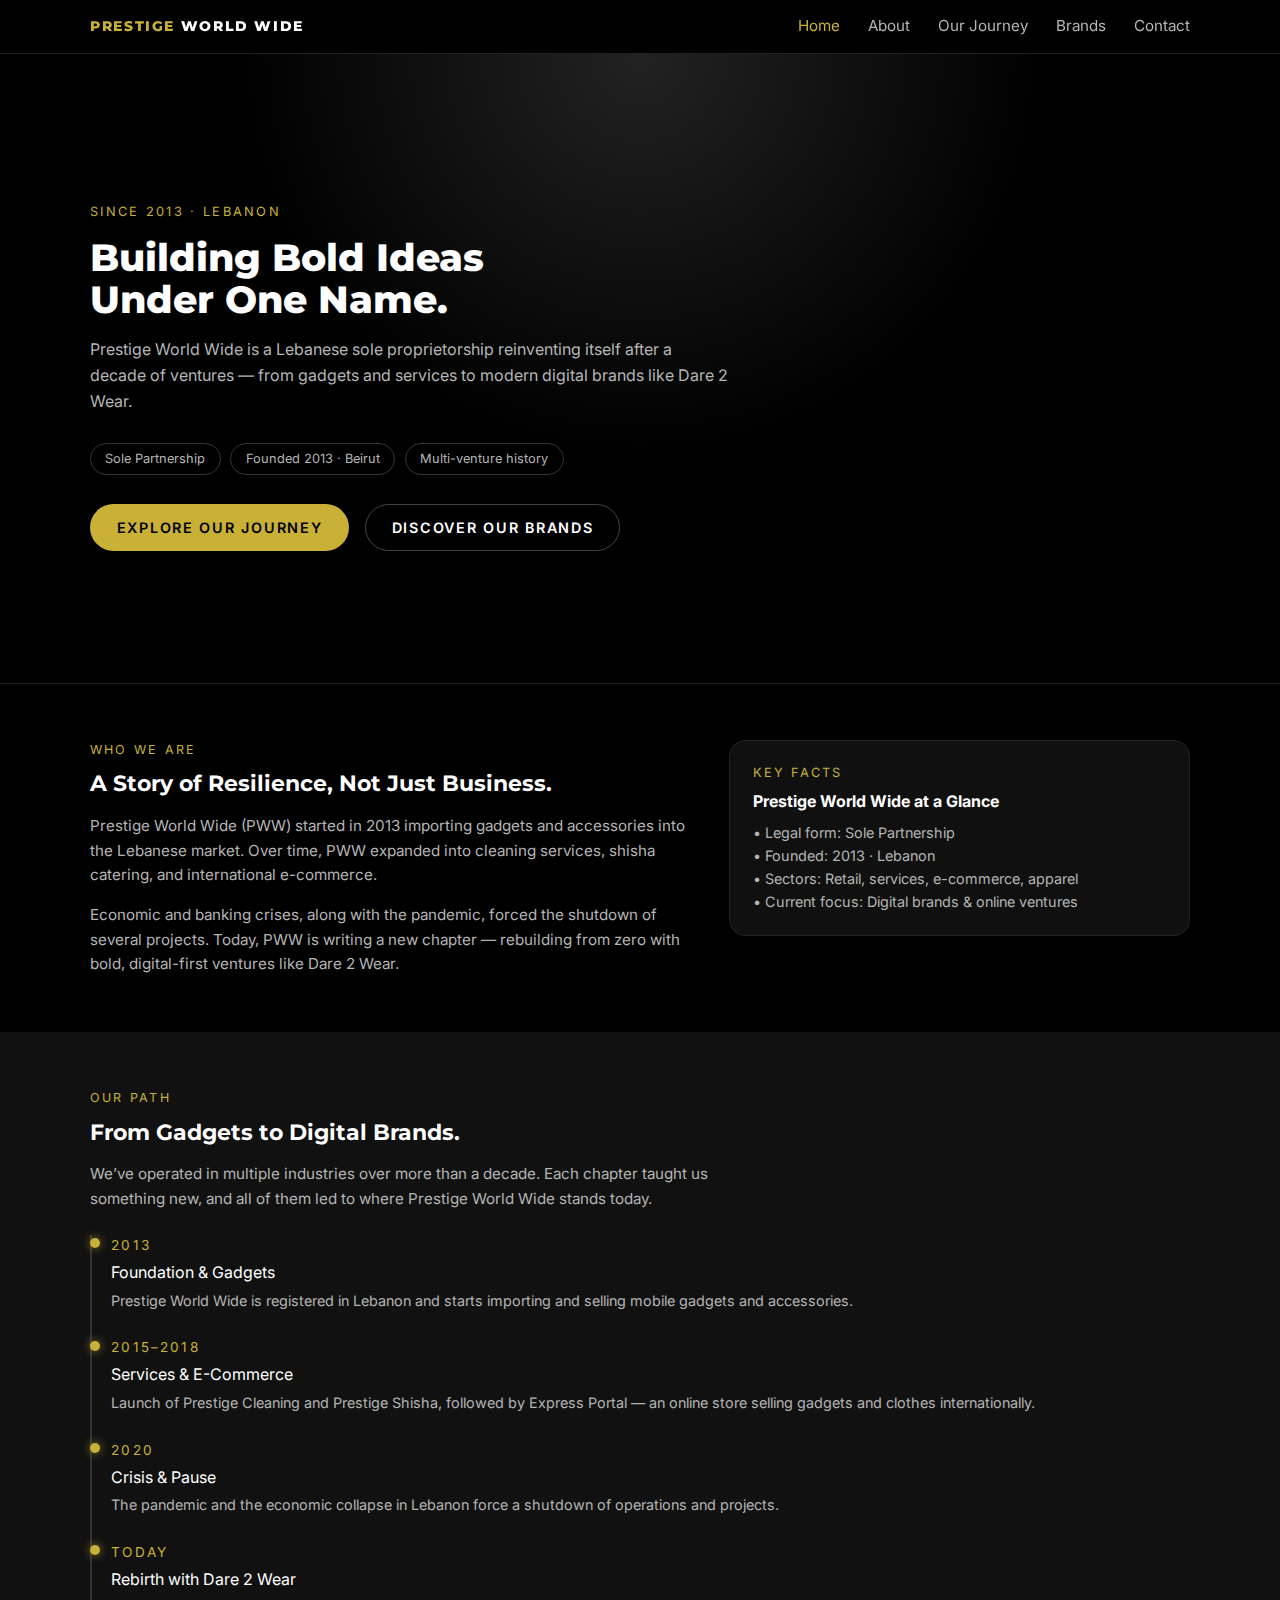
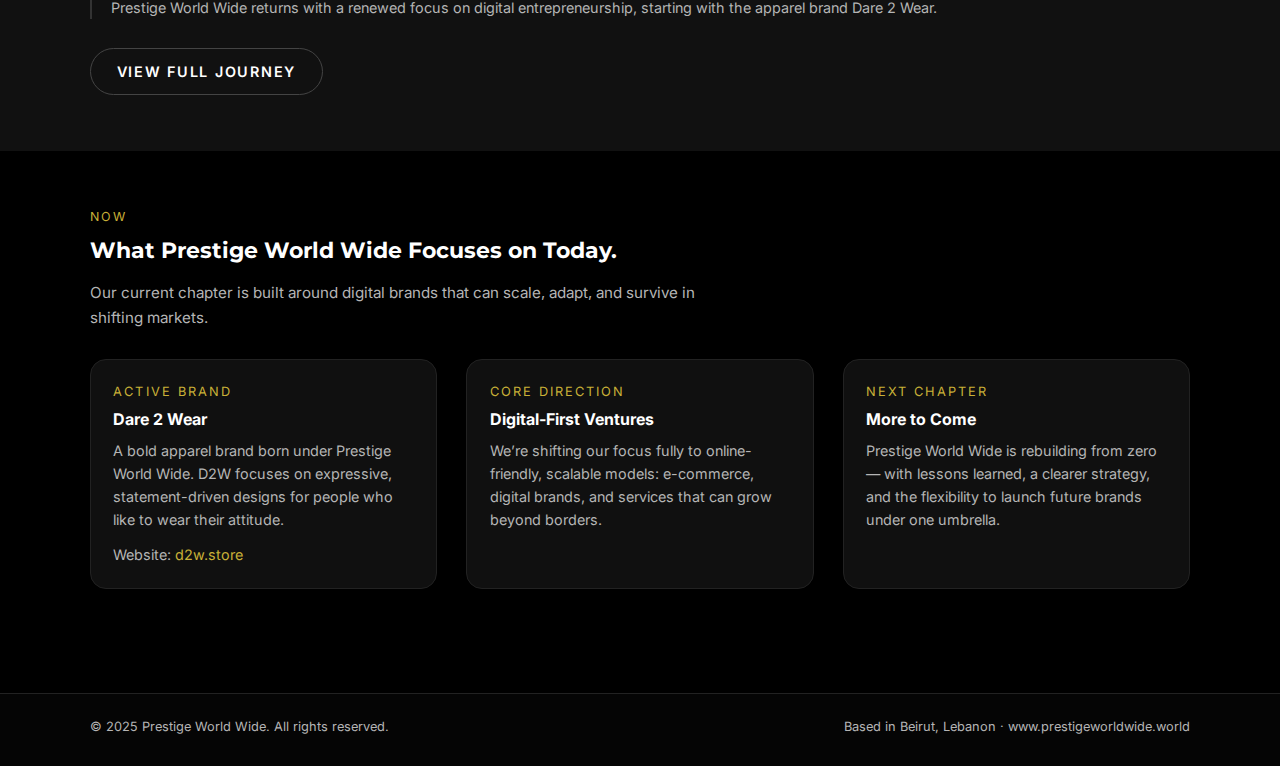
<file: index.html>
<!DOCTYPE html>
<html lang="en">
<head>
  <meta charset="UTF-8" />
  <title>Prestige World Wide | Building Bold Ideas Since 2013</title>
  <meta name="viewport" content="width=device-width, initial-scale=1" />
  <meta name="description" content="Prestige World Wide is a Lebanese company founded in 2013, rebuilding with bold digital ventures such as Dare 2 Wear." />
  <link rel="stylesheet" href="https://fonts.googleapis.com/css2?family=Montserrat:wght@700;800&family=Inter:wght@300;400;500;600&display=swap">
  <link rel="stylesheet" href="assets/css/style.css" />
</head>
<body>
  <!-- Header -->
  <header>
    <div class="container navbar">
      <div class="nav-logo">
        PRESTIGE <span>WORLD WIDE</span>
      </div>
      <nav class="nav-links">
        <a href="index.html" class="active">Home</a>
        <a href="about.html">About</a>
        <a href="story.html">Our Journey</a>
        <a href="brands.html">Brands</a>
        <a href="contact.html">Contact</a>
      </nav>
    </div>
  </header>

  <!-- Hero -->
  <section class="hero">
    <div class="container">
      <div class="hero-content">
        <div class="hero-kicker">Since 2013 · Lebanon</div>
        <h1 class="hero-title">Building Bold Ideas<br>Under One Name.</h1>
        <p class="hero-subtitle">
          Prestige World Wide is a Lebanese sole proprietorship reinventing itself after a decade of ventures — from gadgets and services to modern digital brands like Dare 2 Wear.
        </p>

        <div class="hero-badges">
          <div class="hero-badge">Sole Partnership</div>
          <div class="hero-badge">Founded 2013 · Beirut</div>
          <div class="hero-badge">Multi-venture history</div>
        </div>

        <div class="hero-actions">
          <a href="story.html" class="btn btn-primary">Explore Our Journey</a>
          <a href="brands.html" class="btn btn-outline">Discover Our Brands</a>
        </div>
      </div>
    </div>
  </section>

  <!-- Who We Are -->
  <section class="section">
    <div class="container grid-2">
      <div>
        <div class="section-kicker">Who We Are</div>
        <h2 class="section-title">A Story of Resilience, Not Just Business.</h2>
        <p class="section-subtitle">
          Prestige World Wide (PWW) started in 2013 importing gadgets and accessories into the Lebanese market. 
          Over time, PWW expanded into cleaning services, shisha catering, and international e-commerce.
        </p>
        <p style="margin-top: 1rem; font-size: 0.95rem; color: var(--text-muted);">
          Economic and banking crises, along with the pandemic, forced the shutdown of several projects. 
          Today, PWW is writing a new chapter — rebuilding from zero with bold, digital-first ventures like Dare 2 Wear.
        </p>
      </div>

      <div>
        <div class="card">
          <div class="card-meta">Key Facts</div>
          <h3 class="card-title">Prestige World Wide at a Glance</h3>
          <p class="card-text">
            • Legal form: Sole Partnership<br>
            • Founded: 2013 · Lebanon<br>
            • Sectors: Retail, services, e-commerce, apparel<br>
            • Current focus: Digital brands & online ventures
          </p>
        </div>
      </div>
    </div>
  </section>

  <!-- Timeline Preview -->
  <section class="section section-alt">
    <div class="container">
      <div class="section-kicker">Our Path</div>
      <h2 class="section-title">From Gadgets to Digital Brands.</h2>
      <p class="section-subtitle">
        We’ve operated in multiple industries over more than a decade. Each chapter taught us something new, 
        and all of them led to where Prestige World Wide stands today.
      </p>

      <div class="timeline">
        <div class="timeline-item">
          <div class="timeline-dot"></div>
          <div class="timeline-year">2013</div>
          <div class="timeline-title">Foundation & Gadgets</div>
          <div class="timeline-text">Prestige World Wide is registered in Lebanon and starts importing and selling mobile gadgets and accessories.</div>
        </div>
        <div class="timeline-item">
          <div class="timeline-dot"></div>
          <div class="timeline-year">2015–2018</div>
          <div class="timeline-title">Services & E-Commerce</div>
          <div class="timeline-text">
            Launch of Prestige Cleaning and Prestige Shisha, followed by Express Portal — an online store selling gadgets and clothes internationally.
          </div>
        </div>
        <div class="timeline-item">
          <div class="timeline-dot"></div>
          <div class="timeline-year">2020</div>
          <div class="timeline-title">Crisis & Pause</div>
          <div class="timeline-text">
            The pandemic and the economic collapse in Lebanon force a shutdown of operations and projects.
          </div>
        </div>
        <div class="timeline-item">
          <div class="timeline-dot"></div>
          <div class="timeline-year">Today</div>
          <div class="timeline-title">Rebirth with Dare 2 Wear</div>
          <div class="timeline-text">
            Prestige World Wide returns with a renewed focus on digital entrepreneurship, starting with the apparel brand Dare 2 Wear.
          </div>
        </div>
      </div>

      <div style="margin-top: 1.8rem;">
        <a href="story.html" class="btn btn-outline">View Full Journey</a>
      </div>
    </div>
  </section>

  <!-- Current Focus -->
  <section class="section">
    <div class="container">
      <div class="section-kicker">Now</div>
      <h2 class="section-title">What Prestige World Wide Focuses on Today.</h2>
      <p class="section-subtitle">
        Our current chapter is built around digital brands that can scale, adapt, and survive in shifting markets.
      </p>

      <div class="grid-3" style="margin-top: 1.8rem;">
        <div class="card">
          <div class="card-meta">Active Brand</div>
          <h3 class="card-title">Dare 2 Wear</h3>
          <p class="card-text">
            A bold apparel brand born under Prestige World Wide. D2W focuses on expressive, statement-driven designs for people who like to wear their attitude.
          </p>
          <p class="card-text" style="margin-top: 0.7rem;">
            Website: <a href="https://d2w.store" target="_blank" style="color: var(--gold);">d2w.store</a>
          </p>
        </div>

        <div class="card">
          <div class="card-meta">Core Direction</div>
          <h3 class="card-title">Digital-First Ventures</h3>
          <p class="card-text">
            We’re shifting our focus fully to online-friendly, scalable models: e-commerce, digital brands, and services that can grow beyond borders.
          </p>
        </div>

        <div class="card">
          <div class="card-meta">Next Chapter</div>
          <h3 class="card-title">More to Come</h3>
          <p class="card-text">
            Prestige World Wide is rebuilding from zero — with lessons learned, a clearer strategy, and the flexibility to launch future brands under one umbrella.
          </p>
        </div>
      </div>
    </div>
  </section>

  <!-- Footer -->
  <footer>
    <div class="container footer-inner">
      <div>© 2025 Prestige World Wide. All rights reserved.</div>
      <div>Based in Beirut, Lebanon · www.prestigeworldwide.world</div>
    </div>
  </footer>
</body>
</html>
</file>
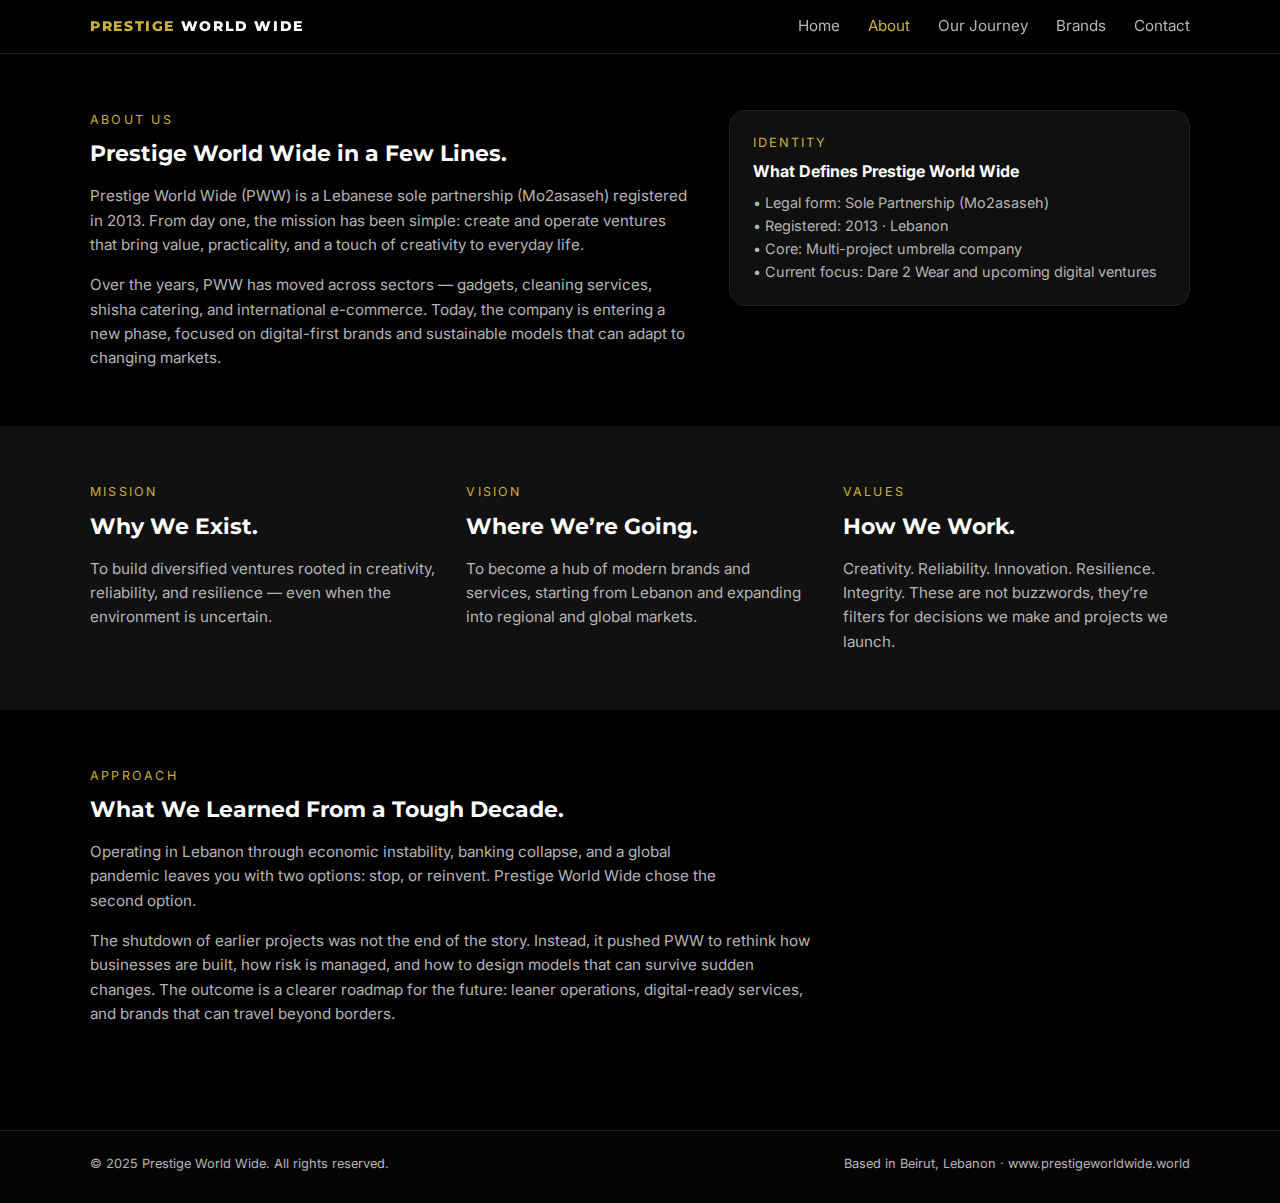
<file: about.html>
<!DOCTYPE html>
<html lang="en">
<head>
  <meta charset="UTF-8" />
  <title>About | Prestige World Wide</title>
  <meta name="viewport" content="width=device-width, initial-scale=1" />
  <meta name="description" content="Learn more about Prestige World Wide, a Lebanese sole partnership founded in 2013 with a history of multi-sector ventures." />
  <link rel="stylesheet" href="https://fonts.googleapis.com/css2?family=Montserrat:wght@700;800&family=Inter:wght@300;400;500;600&display=swap">
  <link rel="stylesheet" href="assets/css/style.css" />
</head>
<body>
  <header>
    <div class="container navbar">
      <div class="nav-logo">
        PRESTIGE <span>WORLD WIDE</span>
      </div>
      <nav class="nav-links">
        <a href="index.html">Home</a>
        <a href="about.html" class="active">About</a>
        <a href="story.html">Our Journey</a>
        <a href="brands.html">Brands</a>
        <a href="contact.html">Contact</a>
      </nav>
    </div>
  </header>

  <section class="section">
    <div class="container grid-2">
      <div>
        <div class="section-kicker">About Us</div>
        <h1 class="section-title">Prestige World Wide in a Few Lines.</h1>
        <p class="section-subtitle">
          Prestige World Wide (PWW) is a Lebanese sole partnership (Mo2asaseh) registered in 2013. 
          From day one, the mission has been simple: create and operate ventures that bring value, 
          practicality, and a touch of creativity to everyday life.
        </p>
        <p style="margin-top: 1rem; font-size: 0.95rem; color: var(--text-muted);">
          Over the years, PWW has moved across sectors — gadgets, cleaning services, shisha catering, 
          and international e-commerce. Today, the company is entering a new phase, focused on digital-first brands 
          and sustainable models that can adapt to changing markets.
        </p>
      </div>

      <div>
        <div class="card">
          <div class="card-meta">Identity</div>
          <h3 class="card-title">What Defines Prestige World Wide</h3>
          <p class="card-text">
            • Legal form: Sole Partnership (Mo2asaseh)<br>
            • Registered: 2013 · Lebanon<br>
            • Core: Multi-project umbrella company<br>
            • Current focus: Dare 2 Wear and upcoming digital ventures
          </p>
        </div>
      </div>
    </div>
  </section>

  <section class="section section-alt">
    <div class="container grid-3">
      <div>
        <div class="section-kicker">Mission</div>
        <h2 class="section-title">Why We Exist.</h2>
        <p class="section-subtitle">
          To build diversified ventures rooted in creativity, reliability, and resilience — even when the environment is uncertain.
        </p>
      </div>
      <div>
        <div class="section-kicker">Vision</div>
        <h2 class="section-title">Where We’re Going.</h2>
        <p class="section-subtitle">
          To become a hub of modern brands and services, starting from Lebanon and expanding into regional and global markets.
        </p>
      </div>
      <div>
        <div class="section-kicker">Values</div>
        <h2 class="section-title">How We Work.</h2>
        <p class="section-subtitle">
          Creativity. Reliability. Innovation. Resilience. Integrity.  
          These are not buzzwords, they’re filters for decisions we make and projects we launch.
        </p>
      </div>
    </div>
  </section>

  <section class="section">
    <div class="container">
      <div class="section-kicker">Approach</div>
      <h2 class="section-title">What We Learned From a Tough Decade.</h2>
      <p class="section-subtitle">
        Operating in Lebanon through economic instability, banking collapse, and a global pandemic leaves you with two options: stop, or reinvent. Prestige World Wide chose the second option.
      </p>
      <p style="margin-top: 1rem; font-size: 0.95rem; color: var(--text-muted); max-width: 720px;">
        The shutdown of earlier projects was not the end of the story. Instead, it pushed PWW to rethink how businesses are built, 
        how risk is managed, and how to design models that can survive sudden changes. The outcome is a clearer roadmap for the future: 
        leaner operations, digital-ready services, and brands that can travel beyond borders.
      </p>
    </div>
  </section>

  <footer>
    <div class="container footer-inner">
      <div>© 2025 Prestige World Wide. All rights reserved.</div>
      <div>Based in Beirut, Lebanon · www.prestigeworldwide.world</div>
    </div>
  </footer>
</body>
</html>
</file>
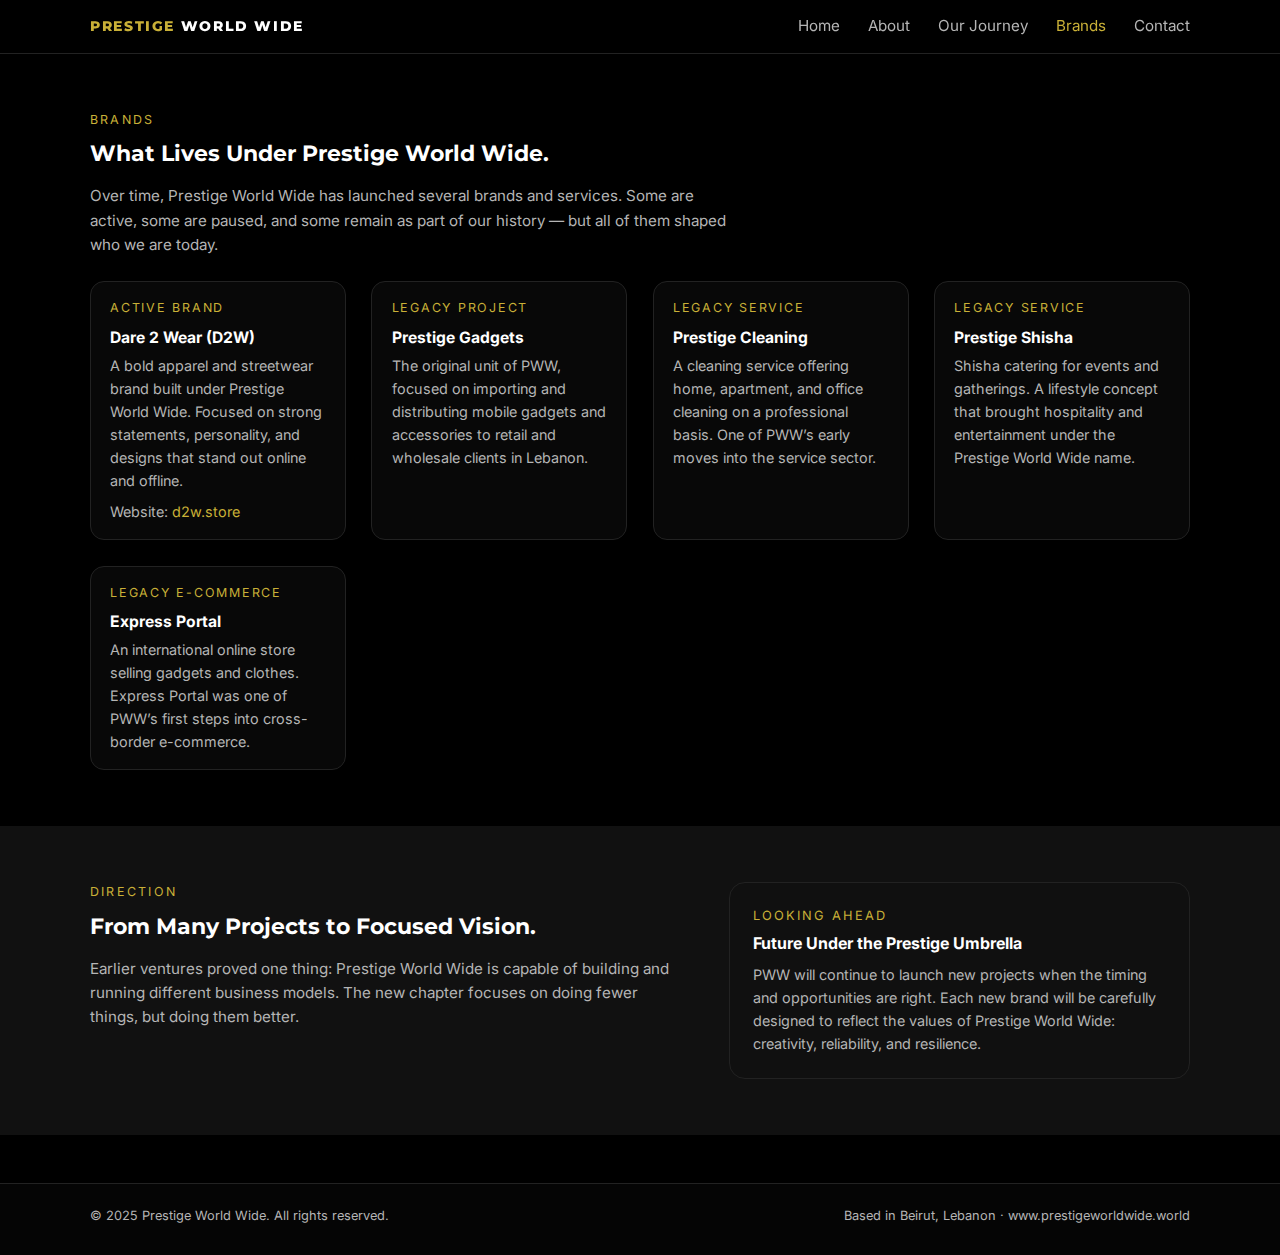
<file: brands.html>
<!DOCTYPE html>
<html lang="en">
<head>
  <meta charset="UTF-8" />
  <title>Brands & Services | Prestige World Wide</title>
  <meta name="viewport" content="width=device-width, initial-scale=1" />
  <meta name="description" content="Discover current and past brands under Prestige World Wide, including Dare 2 Wear and legacy projects." />
  <link rel="stylesheet" href="https://fonts.googleapis.com/css2?family=Montserrat:wght@700;800&family=Inter:wght@300;400;500;600&display=swap">
  <link rel="stylesheet" href="assets/css/style.css" />
</head>
<body>
  <header>
    <div class="container navbar">
      <div class="nav-logo">
        PRESTIGE <span>WORLD WIDE</span>
      </div>
      <nav class="nav-links">
        <a href="index.html">Home</a>
        <a href="about.html">About</a>
        <a href="story.html">Our Journey</a>
        <a href="brands.html" class="active">Brands</a>
        <a href="contact.html">Contact</a>
      </nav>
    </div>
  </header>

  <section class="section">
    <div class="container">
      <div class="section-kicker">Brands</div>
      <h1 class="section-title">What Lives Under Prestige World Wide.</h1>
      <p class="section-subtitle">
        Over time, Prestige World Wide has launched several brands and services. Some are active, 
        some are paused, and some remain as part of our history — but all of them shaped who we are today.
      </p>

      <div class="brand-list">
        <div class="brand-tag">
          <div class="brand-status">Active Brand</div>
          <h3>Dare 2 Wear (D2W)</h3>
          <p class="brand-text">
            A bold apparel and streetwear brand built under Prestige World Wide. Focused on strong statements, 
            personality, and designs that stand out online and offline.
          </p>
          <p class="brand-text" style="margin-top: 0.5rem;">
            Website: <a href="https://d2w.store" target="_blank" style="color: var(--gold);">d2w.store</a>
          </p>
        </div>

        <div class="brand-tag">
          <div class="brand-status">Legacy Project</div>
          <h3>Prestige Gadgets</h3>
          <p class="brand-text">
            The original unit of PWW, focused on importing and distributing mobile gadgets and accessories 
            to retail and wholesale clients in Lebanon.
          </p>
        </div>

        <div class="brand-tag">
          <div class="brand-status">Legacy Service</div>
          <h3>Prestige Cleaning</h3>
          <p class="brand-text">
            A cleaning service offering home, apartment, and office cleaning on a professional basis. 
            One of PWW’s early moves into the service sector.
          </p>
        </div>

        <div class="brand-tag">
          <div class="brand-status">Legacy Service</div>
          <h3>Prestige Shisha</h3>
          <p class="brand-text">
            Shisha catering for events and gatherings. A lifestyle concept that brought hospitality and 
            entertainment under the Prestige World Wide name.
          </p>
        </div>

        <div class="brand-tag">
          <div class="brand-status">Legacy E-Commerce</div>
          <h3>Express Portal</h3>
          <p class="brand-text">
            An international online store selling gadgets and clothes. Express Portal was one of PWW’s 
            first steps into cross-border e-commerce.
          </p>
        </div>
      </div>
    </div>
  </section>

  <section class="section section-alt">
    <div class="container grid-2">
      <div>
        <div class="section-kicker">Direction</div>
        <h2 class="section-title">From Many Projects to Focused Vision.</h2>
        <p class="section-subtitle">
          Earlier ventures proved one thing: Prestige World Wide is capable of building and running 
          different business models. The new chapter focuses on doing fewer things, but doing them better.
        </p>
      </div>
      <div>
        <div class="card">
          <div class="card-meta">Looking Ahead</div>
          <h3 class="card-title">Future Under the Prestige Umbrella</h3>
          <p class="card-text">
            PWW will continue to launch new projects when the timing and opportunities are right. 
            Each new brand will be carefully designed to reflect the values of Prestige World Wide: 
            creativity, reliability, and resilience.
          </p>
        </div>
      </div>
    </div>
  </section>

  <footer>
    <div class="container footer-inner">
      <div>© 2025 Prestige World Wide. All rights reserved.</div>
      <div>Based in Beirut, Lebanon · www.prestigeworldwide.world</div>
    </div>
  </footer>
</body>
</html>
</file>
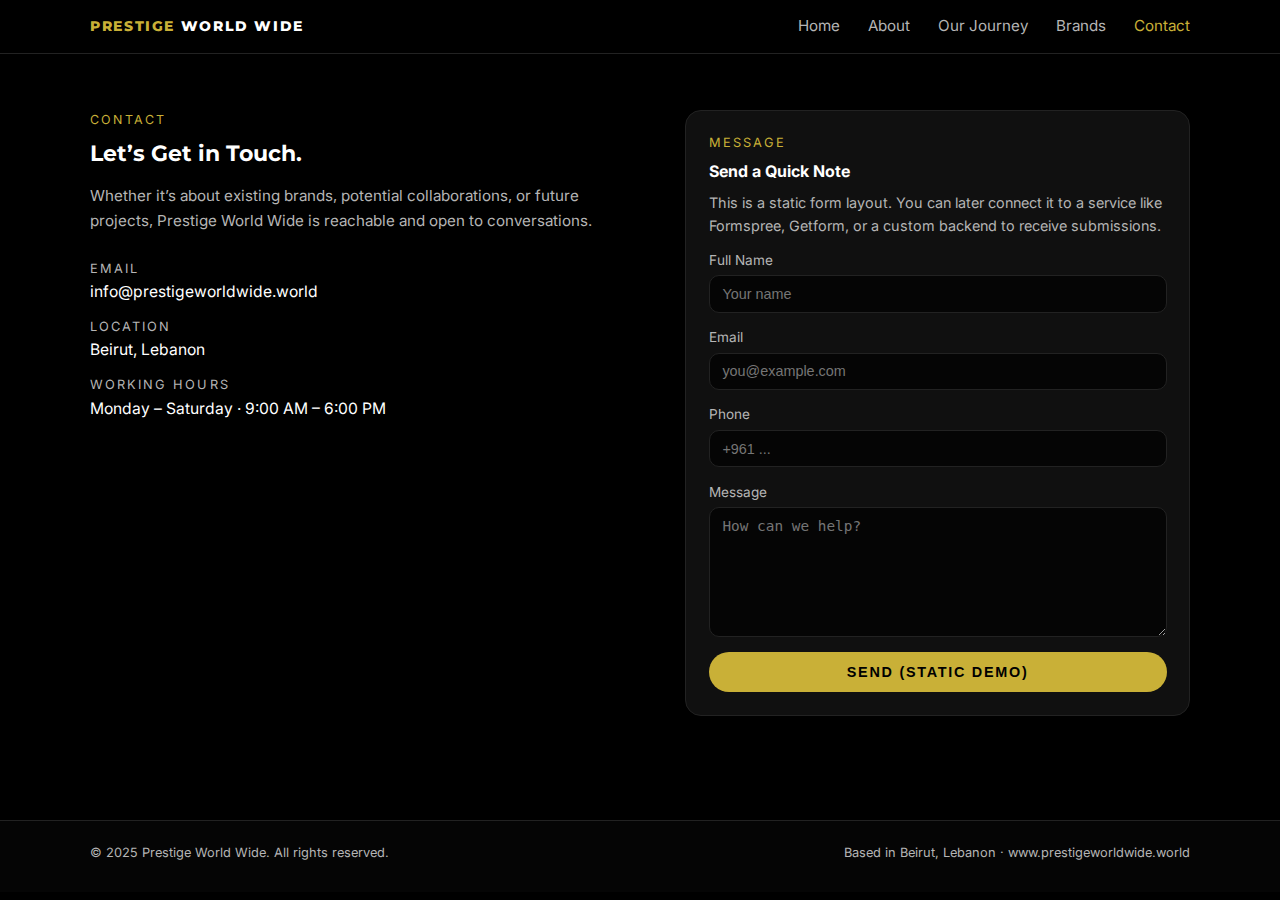
<file: contact.html>
<!DOCTYPE html>
<html lang="en">
<head>
  <meta charset="UTF-8" />
  <title>Contact | Prestige World Wide</title>
  <meta name="viewport" content="width=device-width, initial-scale=1" />
  <meta name="description" content="Contact Prestige World Wide in Beirut, Lebanon." />
  <link rel="stylesheet" href="https://fonts.googleapis.com/css2?family=Montserrat:wght@700;800&family=Inter:wght@300;400;500;600&display=swap">
  <link rel="stylesheet" href="assets/css/style.css" />
</head>
<body>
  <header>
    <div class="container navbar">
      <div class="nav-logo">
        PRESTIGE <span>WORLD WIDE</span>
      </div>
      <nav class="nav-links">
        <a href="index.html">Home</a>
        <a href="about.html">About</a>
        <a href="story.html">Our Journey</a>
        <a href="brands.html">Brands</a>
        <a href="contact.html" class="active">Contact</a>
      </nav>
    </div>
  </header>

  <section class="section">
    <div class="container contact-grid">
      <div>
        <div class="section-kicker">Contact</div>
        <h1 class="section-title">Let’s Get in Touch.</h1>
        <p class="section-subtitle">
          Whether it’s about existing brands, potential collaborations, or future projects, 
          Prestige World Wide is reachable and open to conversations.
        </p>

        <div style="margin-top: 1.6rem;">
          <div class="contact-item">
            <div class="contact-label">Email</div>
            <div class="contact-value">info@prestigeworldwide.world</div>
          </div>
          <div class="contact-item">
            <div class="contact-label">Location</div>
            <div class="contact-value">Beirut, Lebanon</div>
          </div>
          <div class="contact-item">
            <div class="contact-label">Working Hours</div>
            <div class="contact-value">Monday – Saturday · 9:00 AM – 6:00 PM</div>
          </div>
        </div>
      </div>

      <div>
        <div class="card">
          <div class="card-meta">Message</div>
          <h3 class="card-title">Send a Quick Note</h3>
          <p class="card-text" style="margin-bottom: 0.8rem;">
            This is a static form layout. You can later connect it to a service like Formspree, Getform, 
            or a custom backend to receive submissions.
          </p>

          <form class="form">
            <div class="form-group">
              <label class="form-label" for="name">Full Name</label>
              <input id="name" type="text" class="form-input" placeholder="Your name" />
            </div>
            <div class="form-group">
              <label class="form-label" for="email">Email</label>
              <input id="email" type="email" class="form-input" placeholder="you@example.com" />
            </div>
            <div class="form-group">
              <label class="form-label" for="phone">Phone</label>
              <input id="phone" type="text" class="form-input" placeholder="+961 ..." />
            </div>
            <div class="form-group">
              <label class="form-label" for="message">Message</label>
              <textarea id="message" class="form-textarea" placeholder="How can we help?"></textarea>
            </div>
            <button type="button" class="btn btn-primary">Send (Static Demo)</button>
          </form>
        </div>
      </div>
    </div>
  </section>

  <footer>
    <div class="container footer-inner">
      <div>© 2025 Prestige World Wide. All rights reserved.</div>
      <div>Based in Beirut, Lebanon · www.prestigeworldwide.world</div>
    </div>
  </footer>
</body>
</html>
</file>
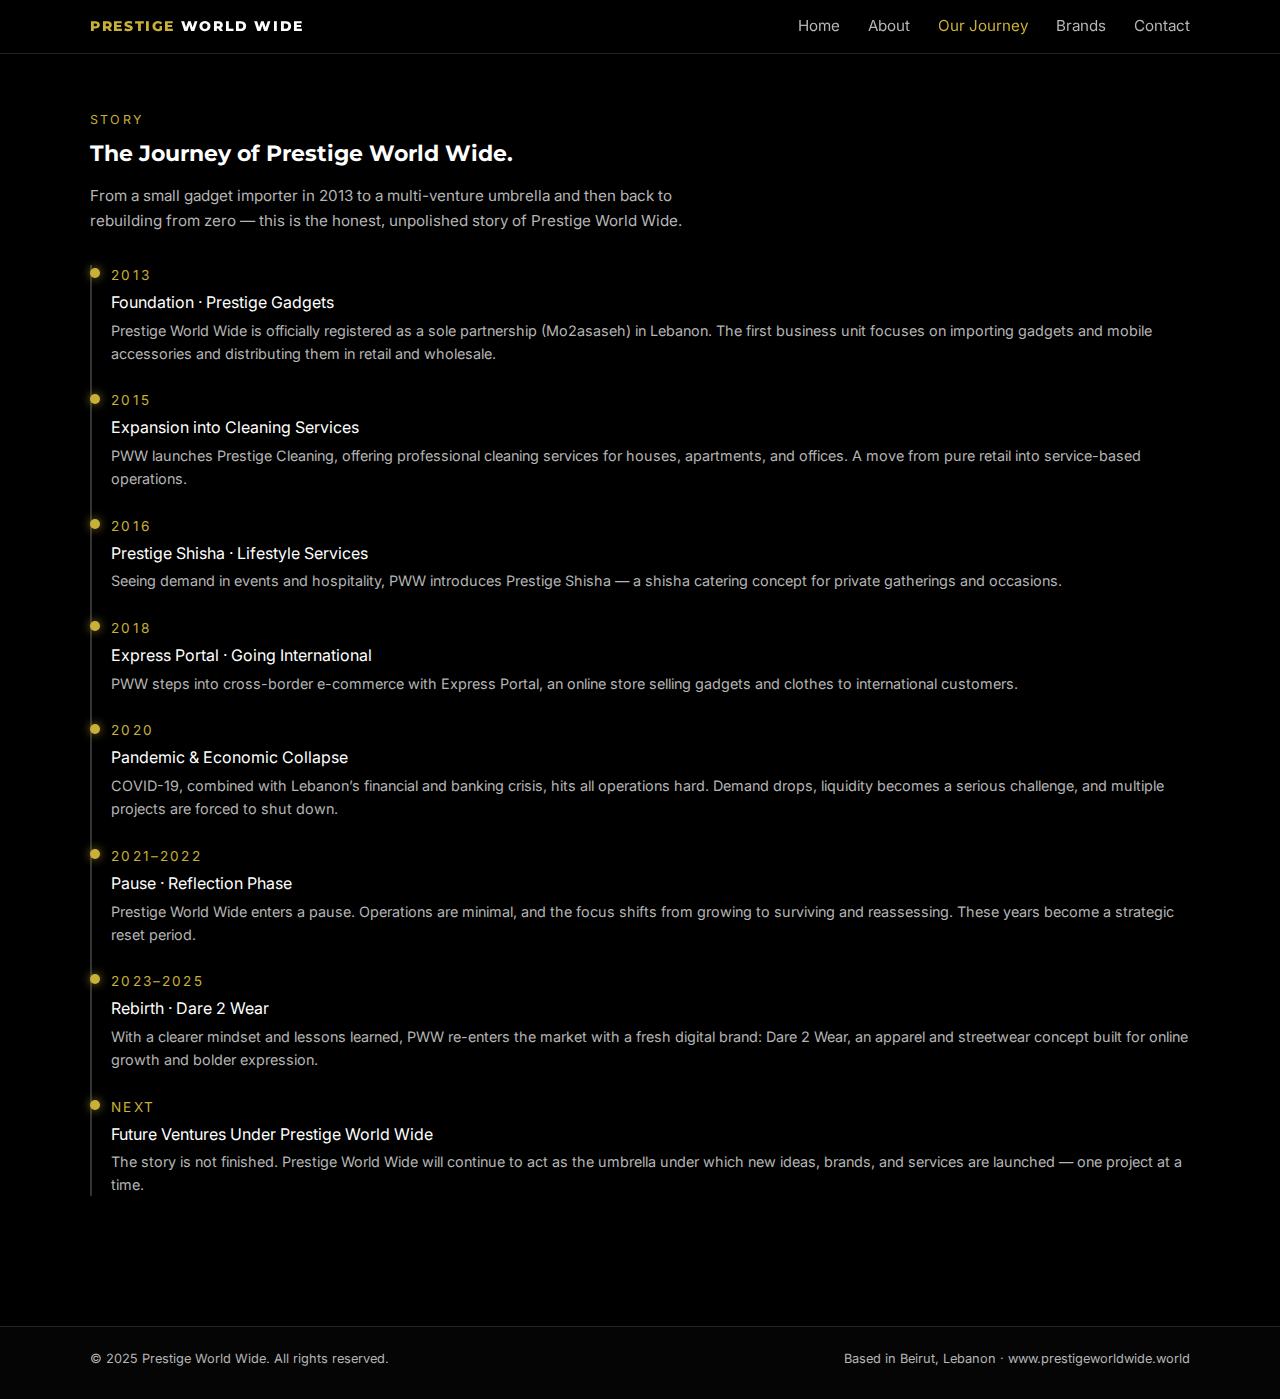
<file: story.html>
<!DOCTYPE html>
<html lang="en">
<head>
  <meta charset="UTF-8" />
  <title>Our Journey | Prestige World Wide</title>
  <meta name="viewport" content="width=device-width, initial-scale=1" />
  <meta name="description" content="Follow the full journey of Prestige World Wide from 2013 until today." />
  <link rel="stylesheet" href="https://fonts.googleapis.com/css2?family=Montserrat:wght@700;800&family=Inter:wght@300;400;500;600&display=swap">
  <link rel="stylesheet" href="assets/css/style.css" />
</head>
<body>
  <header>
    <div class="container navbar">
      <div class="nav-logo">
        PRESTIGE <span>WORLD WIDE</span>
      </div>
      <nav class="nav-links">
        <a href="index.html">Home</a>
        <a href="about.html">About</a>
        <a href="story.html" class="active">Our Journey</a>
        <a href="brands.html">Brands</a>
        <a href="contact.html">Contact</a>
      </nav>
    </div>
  </header>

  <section class="section">
    <div class="container">
      <div class="section-kicker">Story</div>
      <h1 class="section-title">The Journey of Prestige World Wide.</h1>
      <p class="section-subtitle">
        From a small gadget importer in 2013 to a multi-venture umbrella and then back to rebuilding from zero — 
        this is the honest, unpolished story of Prestige World Wide.
      </p>

      <div class="timeline" style="margin-top: 2rem;">
        <div class="timeline-item">
          <div class="timeline-dot"></div>
          <div class="timeline-year">2013</div>
          <div class="timeline-title">Foundation · Prestige Gadgets</div>
          <div class="timeline-text">
            Prestige World Wide is officially registered as a sole partnership (Mo2asaseh) in Lebanon. 
            The first business unit focuses on importing gadgets and mobile accessories and distributing them in retail and wholesale.
          </div>
        </div>

        <div class="timeline-item">
          <div class="timeline-dot"></div>
          <div class="timeline-year">2015</div>
          <div class="timeline-title">Expansion into Cleaning Services</div>
          <div class="timeline-text">
            PWW launches Prestige Cleaning, offering professional cleaning services for houses, apartments, and offices. 
            A move from pure retail into service-based operations.
          </div>
        </div>

        <div class="timeline-item">
          <div class="timeline-dot"></div>
          <div class="timeline-year">2016</div>
          <div class="timeline-title">Prestige Shisha · Lifestyle Services</div>
          <div class="timeline-text">
            Seeing demand in events and hospitality, PWW introduces Prestige Shisha — a shisha catering concept for private gatherings and occasions.
          </div>
        </div>

        <div class="timeline-item">
          <div class="timeline-dot"></div>
          <div class="timeline-year">2018</div>
          <div class="timeline-title">Express Portal · Going International</div>
          <div class="timeline-text">
            PWW steps into cross-border e-commerce with Express Portal, an online store selling gadgets and clothes to international customers.
          </div>
        </div>

        <div class="timeline-item">
          <div class="timeline-dot"></div>
          <div class="timeline-year">2020</div>
          <div class="timeline-title">Pandemic & Economic Collapse</div>
          <div class="timeline-text">
            COVID-19, combined with Lebanon’s financial and banking crisis, hits all operations hard. 
            Demand drops, liquidity becomes a serious challenge, and multiple projects are forced to shut down.
          </div>
        </div>

        <div class="timeline-item">
          <div class="timeline-dot"></div>
          <div class="timeline-year">2021–2022</div>
          <div class="timeline-title">Pause · Reflection Phase</div>
          <div class="timeline-text">
            Prestige World Wide enters a pause. Operations are minimal, and the focus shifts from growing to surviving and reassessing. 
            These years become a strategic reset period.
          </div>
        </div>

        <div class="timeline-item">
          <div class="timeline-dot"></div>
          <div class="timeline-year">2023–2025</div>
          <div class="timeline-title">Rebirth · Dare 2 Wear</div>
          <div class="timeline-text">
            With a clearer mindset and lessons learned, PWW re-enters the market with a fresh digital brand: Dare 2 Wear, 
            an apparel and streetwear concept built for online growth and bolder expression.
          </div>
        </div>

        <div class="timeline-item">
          <div class="timeline-dot"></div>
          <div class="timeline-year">Next</div>
          <div class="timeline-title">Future Ventures Under Prestige World Wide</div>
          <div class="timeline-text">
            The story is not finished. Prestige World Wide will continue to act as the umbrella under which new ideas, 
            brands, and services are launched — one project at a time.
          </div>
        </div>
      </div>
    </div>
  </section>

  <footer>
    <div class="container footer-inner">
      <div>© 2025 Prestige World Wide. All rights reserved.</div>
      <div>Based in Beirut, Lebanon · www.prestigeworldwide.world</div>
    </div>
  </footer>
</body>
</html>
</file>
<file: assets/css/style.css>
/* ---------- GLOBAL ---------- */
* {
  margin: 0;
  padding: 0;
  box-sizing: border-box;
}

html {
  scroll-behavior: smooth;
}

body {
  font-family: "Inter", system-ui, -apple-system, BlinkMacSystemFont, "Segoe UI", sans-serif;
  background-color: #000000;
  color: #ffffff;
  line-height: 1.6;
}

a {
  text-decoration: none;
  color: inherit;
}

img {
  max-width: 100%;
  display: block;
}

/* ---------- COLORS ---------- */
:root {
  --bg-main: #000000;
  --bg-alt: #111111;
  --gold: #C9B037;   /* Royal Gold */
  --text-main: #ffffff;
  --text-muted: #b5b5b5;
}

/* ---------- LAYOUT ---------- */
.container {
  width: 90%;
  max-width: 1100px;
  margin: 0 auto;
}

/* ---------- HEADER / NAV ---------- */
header {
  background: rgba(0, 0, 0, 0.95);
  border-bottom: 1px solid #222;
  position: sticky;
  top: 0;
  z-index: 100;
}

.navbar {
  display: flex;
  align-items: center;
  justify-content: space-between;
  padding: 0.9rem 0;
}

.nav-logo {
  font-family: "Montserrat", system-ui, sans-serif;
  font-weight: 800;
  letter-spacing: 0.12em;
  text-transform: uppercase;
  font-size: 0.85rem;
  color: var(--gold);
}

.nav-logo span {
  color: #ffffff;
}

.nav-links {
  display: flex;
  gap: 1.75rem;
  font-size: 0.95rem;
}

.nav-links a {
  position: relative;
  color: var(--text-muted);
  transition: color 0.2s ease;
}

.nav-links a::after {
  content: "";
  position: absolute;
  left: 0;
  bottom: -0.25rem;
  width: 0;
  height: 2px;
  background: var(--gold);
  transition: width 0.25s ease;
}

.nav-links a:hover {
  color: var(--gold);
}

.nav-links a:hover::after {
  width: 100%;
}

.nav-links .active {
  color: var(--gold);
}

/* ---------- HERO SECTION ---------- */
.hero {
  min-height: 70vh;
  display: flex;
  align-items: center;
  background: radial-gradient(circle at top, #222222 0, #000000 45%, #000000 100%);
  border-bottom: 1px solid #222;
}

.hero-content {
  max-width: 640px;
  padding: 4rem 0 3rem;
}

.hero-kicker {
  font-size: 0.8rem;
  text-transform: uppercase;
  letter-spacing: 0.18em;
  color: var(--gold);
  margin-bottom: 0.9rem;
}

.hero-title {
  font-family: "Montserrat", system-ui, sans-serif;
  font-weight: 800;
  font-size: 2.4rem;
  line-height: 1.1;
  margin-bottom: 1rem;
}

.hero-subtitle {
  font-size: 1rem;
  color: var(--text-muted);
  margin-bottom: 1.8rem;
}

.hero-badges {
  display: flex;
  flex-wrap: wrap;
  gap: 0.6rem;
  margin-bottom: 1.8rem;
}

.hero-badge {
  border: 1px solid #333;
  border-radius: 999px;
  padding: 0.3rem 0.9rem;
  font-size: 0.8rem;
  color: var(--text-muted);
}

.hero-actions {
  display: flex;
  flex-wrap: wrap;
  gap: 1rem;
}

.btn {
  display: inline-flex;
  align-items: center;
  justify-content: center;
  border-radius: 999px;
  padding: 0.7rem 1.6rem;
  font-size: 0.9rem;
  font-weight: 600;
  text-transform: uppercase;
  letter-spacing: 0.12em;
  cursor: pointer;
  border: 1px solid transparent;
  transition: background 0.2s ease, color 0.2s ease, border-color 0.2s ease, transform 0.1s ease;
}

.btn-primary {
  background: var(--gold);
  color: #000000;
}

.btn-primary:hover {
  background: #e0c44d;
  transform: translateY(-1px);
}

.btn-outline {
  background: transparent;
  color: var(--text-main);
  border-color: #444;
}

.btn-outline:hover {
  border-color: var(--gold);
  color: var(--gold);
  transform: translateY(-1px);
}

/* ---------- SECTIONS ---------- */
.section {
  padding: 3.5rem 0;
}

.section-alt {
  background: var(--bg-alt);
}

.section-title {
  font-family: "Montserrat", system-ui, sans-serif;
  font-size: 1.4rem;
  margin-bottom: 0.75rem;
}

.section-kicker {
  font-size: 0.78rem;
  text-transform: uppercase;
  letter-spacing: 0.18em;
  color: var(--gold);
  margin-bottom: 0.4rem;
}

.section-subtitle {
  font-size: 0.95rem;
  color: var(--text-muted);
  max-width: 640px;
}

/* ---------- GRID ---------- */
.grid-2 {
  display: grid;
  grid-template-columns: 1.3fr 1fr;
  gap: 2.5rem;
}

.grid-3 {
  display: grid;
  grid-template-columns: repeat(3, minmax(0, 1fr));
  gap: 1.8rem;
}

/* ---------- CARDS ---------- */
.card {
  background: #101010;
  border-radius: 16px;
  padding: 1.4rem;
  border: 1px solid #222;
}

.card-title {
  font-size: 1rem;
  margin-bottom: 0.4rem;
}

.card-meta {
  font-size: 0.8rem;
  color: var(--gold);
  text-transform: uppercase;
  letter-spacing: 0.16em;
  margin-bottom: 0.3rem;
}

.card-text {
  font-size: 0.9rem;
  color: var(--text-muted);
}

/* ---------- TIMELINE ---------- */
.timeline {
  border-left: 2px solid #333;
  padding-left: 1.2rem;
  margin-top: 1.5rem;
}

.timeline-item {
  position: relative;
  margin-bottom: 1.6rem;
}

.timeline-dot {
  position: absolute;
  left: -1.35rem;
  top: 0.2rem;
  width: 10px;
  height: 10px;
  border-radius: 50%;
  background: var(--gold);
  box-shadow: 0 0 10px rgba(201, 176, 55, 0.7);
}

.timeline-year {
  font-size: 0.85rem;
  color: var(--gold);
  text-transform: uppercase;
  letter-spacing: 0.16em;
  margin-bottom: 0.2rem;
}

.timeline-title {
  font-size: 1rem;
  margin-bottom: 0.2rem;
}

.timeline-text {
  font-size: 0.9rem;
  color: var(--text-muted);
}

/* ---------- BRAND TAGS ---------- */
.brand-list {
  display: grid;
  grid-template-columns: repeat(auto-fit, minmax(210px, 1fr));
  gap: 1.6rem;
  margin-top: 1.5rem;
}

.brand-tag {
  border-radius: 14px;
  border: 1px solid #222;
  padding: 1rem 1.2rem;
  background: #080808;
}

.brand-tag h3 {
  font-size: 0.98rem;
  margin-bottom: 0.25rem;
}

.brand-status {
  font-size: 0.78rem;
  color: var(--gold);
  text-transform: uppercase;
  letter-spacing: 0.14em;
  margin-bottom: 0.4rem;
}

.brand-text {
  font-size: 0.9rem;
  color: var(--text-muted);
}

/* ---------- CONTACT ---------- */
.contact-grid {
  display: grid;
  grid-template-columns: 1.1fr 1fr;
  gap: 2.5rem;
}

.contact-item {
  margin-bottom: 0.8rem;
}

.contact-label {
  font-size: 0.8rem;
  text-transform: uppercase;
  letter-spacing: 0.16em;
  color: var(--text-muted);
}

.contact-value {
  font-size: 0.98rem;
}

.form {
  display: grid;
  gap: 0.9rem;
}

.form-group {
  display: flex;
  flex-direction: column;
  gap: 0.25rem;
}

.form-label {
  font-size: 0.85rem;
  color: var(--text-muted);
}

.form-input,
.form-textarea {
  background: #050505;
  border-radius: 10px;
  border: 1px solid #222;
  padding: 0.6rem 0.8rem;
  color: var(--text-main);
  font-size: 0.9rem;
  outline: none;
}

.form-input:focus,
.form-textarea:focus {
  border-color: var(--gold);
}

.form-textarea {
  min-height: 130px;
  resize: vertical;
}

/* ---------- FOOTER ---------- */
footer {
  border-top: 1px solid #222;
  padding: 1.4rem 0 1.8rem;
  font-size: 0.8rem;
  color: var(--text-muted);
  background: #050505;
  margin-top: 3rem;
}

.footer-inner {
  display: flex;
  flex-wrap: wrap;
  gap: 1rem;
  align-items: center;
  justify-content: space-between;
}

/* ---------- RESPONSIVE ---------- */
@media (max-width: 900px) {
  .grid-2,
  .contact-grid {
    grid-template-columns: 1fr;
  }

  .grid-3 {
    grid-template-columns: 1fr 1fr;
  }

  .hero {
    min-height: auto;
  }

  .hero-content {
    padding-top: 3rem;
  }
}

@media (max-width: 700px) {
  .nav-links {
    display: none; /* simple: no mobile menu for now */
  }

  .grid-3 {
    grid-template-columns: 1fr;
  }

  .hero-title {
    font-size: 2rem;
  }

  .section {
    padding: 2.6rem 0;
  }
}
Create style.css
</file>
